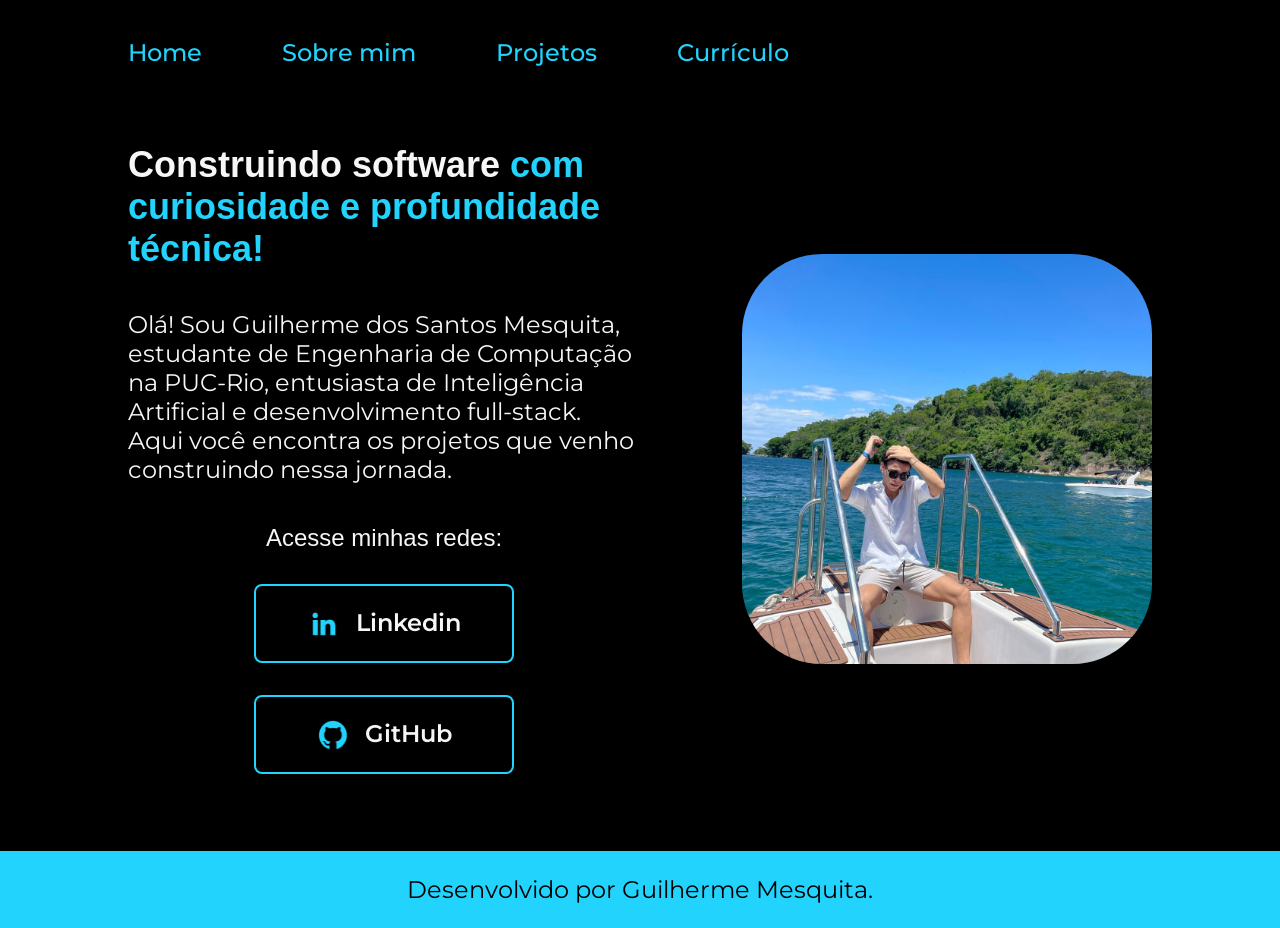
<file: index.html>
<!DOCTYPE html>
<html lang="pt-br">
<head>
    <meta charset="UTF-8">
    <meta name="viewport" content="width=device-width, initial-scale=1.0">
    <title>Portfolio</title>
    <link rel="stylesheet" href="./styles/style.css">
</head>
<body>
    <header class="cabecalho">
        <nav class="cabecalho__menu">
            <a class="cabecalho__menu__link" href="index.html">Home</a>
            <a class="cabecalho__menu__link" href="about.html">Sobre mim</a>
            <a class="cabecalho__menu__link" href="projetos.html">Projetos</a>
            <a class="cabecalho__menu__link" href="curriculo.html">Currículo</a>
        </nav>
    </header>
    <main class="apresentacao">
        <section class="apresentacao__conteudo">
            <h1 class="apresentacao__conteudo__titulo">Construindo software <strong class="titulo-destaque">com curiosidade e profundidade técnica!</strong></h1>
            <p class="apresentacao__conteudo__texto">Olá! Sou Guilherme dos Santos Mesquita, estudante de Engenharia de Computação na PUC-Rio, entusiasta de Inteligência Artificial e desenvolvimento full-stack. Aqui você encontra os projetos que venho construindo nessa jornada.</p>
            <div class="apresentacao__links">
                <h2 class="apresentacao__links__subtitulo">Acesse minhas redes:</h2>
                <a class="apresentacao__links__navegacao" href="https://www.linkedin.com/in/guilherme-mesquita-021e7/">
                    <img class="icone" src="./assets/linkedin.png">
                    Linkedin
                </a>
                <a class="apresentacao__links__navegacao" href="https://github.com/guilherme-dsm">
                    <img class="icone" src="./assets/github.png">
                    GitHub
                </a>
            </div>
        </section>
        <img class="apresentacao__imagem" src="./assets/FOTO MINHA.jpg">
    </main>
    <footer class="rodape">
        <p>Desenvolvido por Guilherme Mesquita.</p>
    </footer>    
</body>
</html>
</file>
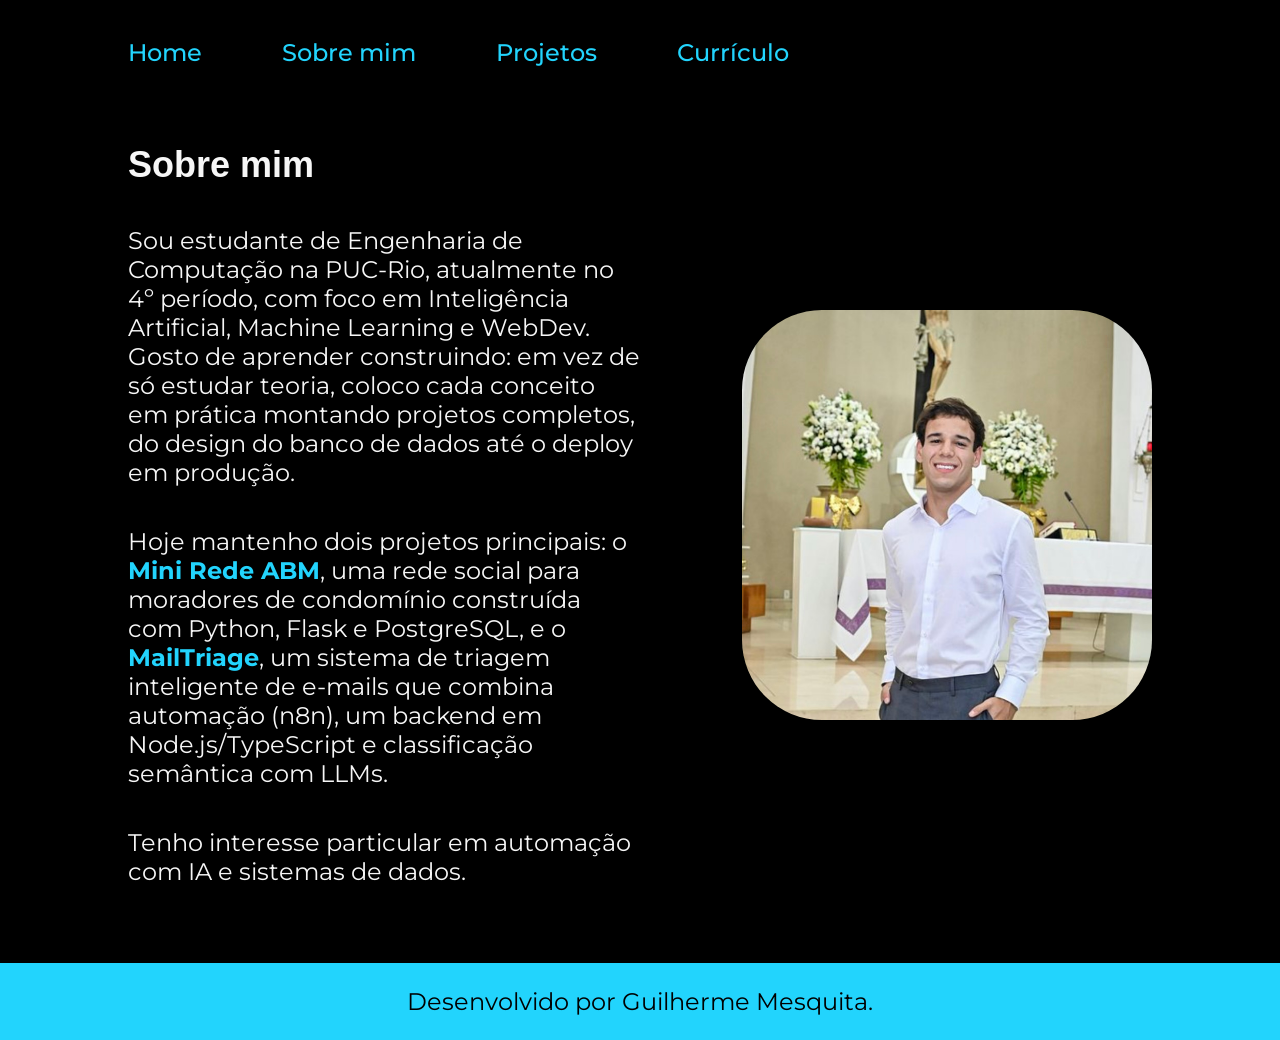
<file: about.html>
<!DOCTYPE html>
<html lang="pt-br">
<head>
    <meta charset="UTF-8">
    <meta name="viewport" content="width=device-width, initial-scale=1.0">
    <title>Sobre mim</title>
    <link rel="stylesheet" href="./styles/style.css">
</head>
<body>
    <header class="cabecalho">
        <nav class="cabecalho__menu">
            <a class="cabecalho__menu__link" href="index.html">Home</a>
            <a class="cabecalho__menu__link" href="about.html">Sobre mim</a>
            <a class="cabecalho__menu__link" href="projetos.html">Projetos</a>
            <a class="cabecalho__menu__link" href="curriculo.html">Currículo</a>
        </nav>
    </header>    
    <main class="apresentacao">
        <section class="apresentacao__conteudo">
        <h1 class="apresentacao__conteudo__titulo">Sobre mim</h1>
            <p class="apresentacao__conteudo__texto">Sou estudante de Engenharia de Computação na PUC-Rio, atualmente no 4º período, com foco em Inteligência Artificial, Machine Learning e WebDev. Gosto de aprender construindo: em vez de só estudar teoria, coloco cada conceito em prática montando projetos completos, do design do banco de dados até o deploy em produção.</p>
            <p class="apresentacao__conteudo__texto">Hoje mantenho dois projetos principais: o <strong class="titulo-destaque">Mini Rede ABM</strong>, uma rede social para moradores de condomínio construída com Python, Flask e PostgreSQL, e o <strong class="titulo-destaque">MailTriage</strong>, um sistema de triagem inteligente de e-mails que combina automação (n8n), um backend em Node.js/TypeScript e classificação semântica com LLMs.</p>
            <p class="apresentacao__conteudo__texto">Tenho interesse particular em automação com IA e sistemas de dados.</p>
        </section>
        <img class="apresentacao__imagem" src="./assets/foto.jpg">
    </main>
    <footer class="rodape">
        <p>Desenvolvido por Guilherme Mesquita.</p>
    </footer>  
</body>
</html>
</file>
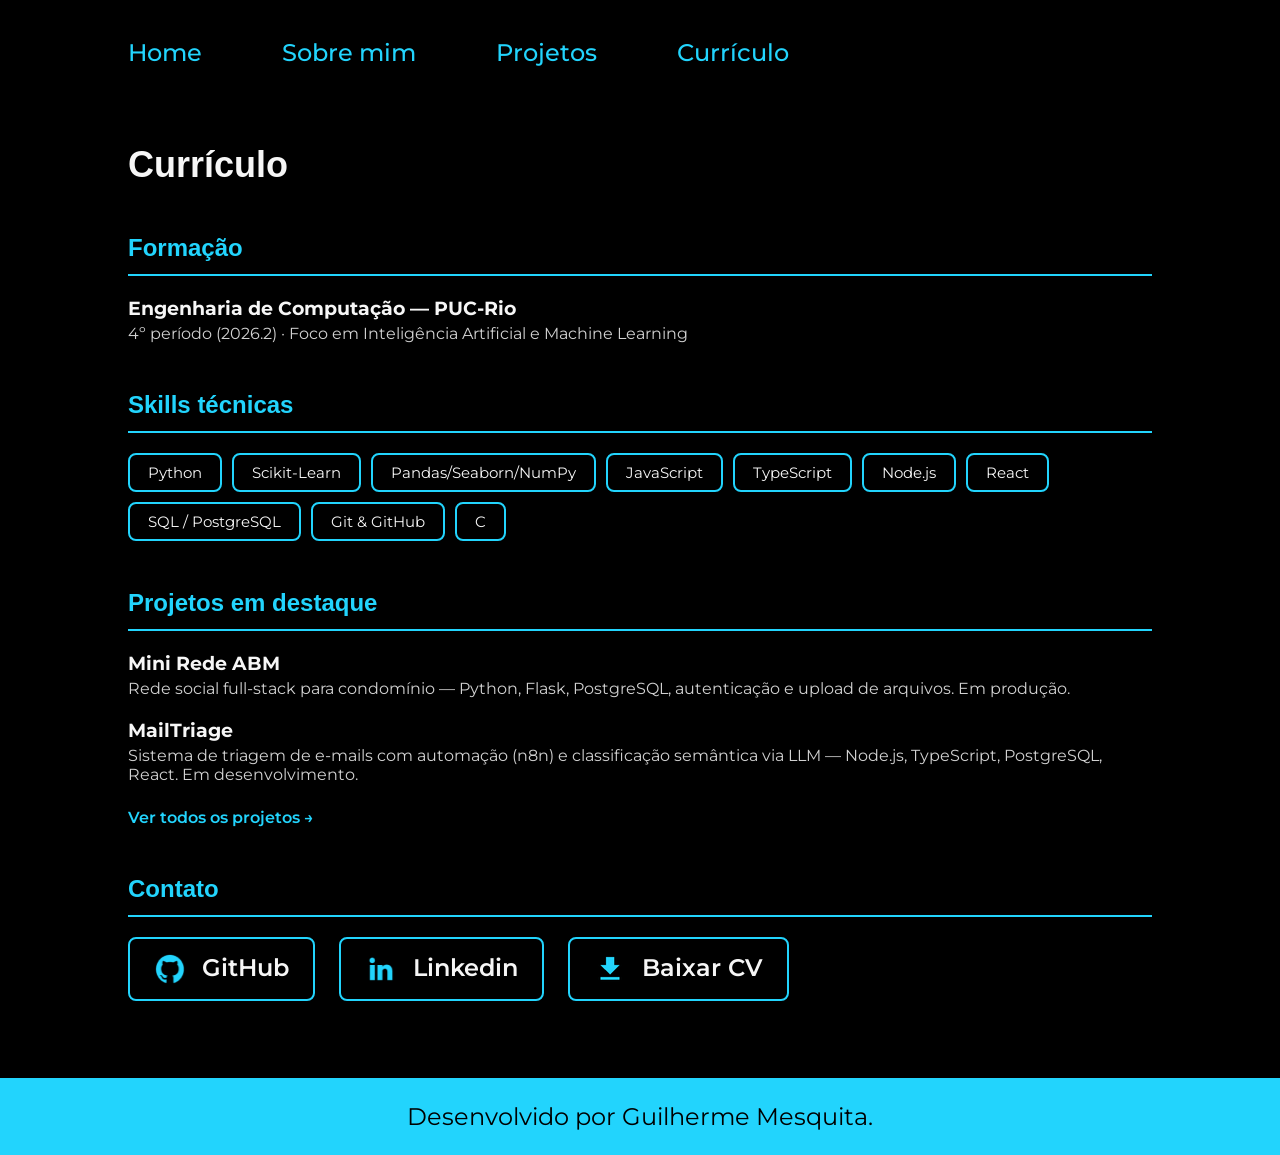
<file: curriculo.html>
<!DOCTYPE html>
<html lang="pt-br">
<head>
    <meta charset="UTF-8">
    <meta name="viewport" content="width=device-width, initial-scale=1.0">
    <title>Currículo</title>
    <link rel="stylesheet" href="./styles/style.css">
</head>
<body>
    <header class="cabecalho">
        <nav class="cabecalho__menu">
            <a class="cabecalho__menu__link" href="index.html">Home</a>
            <a class="cabecalho__menu__link" href="about.html">Sobre mim</a>
            <a class="cabecalho__menu__link" href="projetos.html">Projetos</a>
            <a class="cabecalho__menu__link" href="curriculo.html">Currículo</a>
        </nav>
    </header>    
    <main class="curriculo">
        <h1 class="curriculo__titulo">Currículo</h1>

        <section class="curriculo__secao">
            <h2 class="curriculo__secao__titulo">Formação</h2>
            <div class="curriculo__item">
                <p class="curriculo__item__principal">Engenharia de Computação — PUC-Rio</p>
                <p class="curriculo__item__secundario">4º período (2026.2) · Foco em Inteligência Artificial e Machine Learning</p>
            </div>
        </section>

        <section class="curriculo__secao">
            <h2 class="curriculo__secao__titulo">Skills técnicas</h2>
            <ul class="curriculo__tags">
                <li class="curriculo__tag">Python</li>      
                <li class="curriculo__tag">Scikit-Learn</li>
                <li class="curriculo__tag">Pandas/Seaborn/NumPy</li>
                <li class="curriculo__tag">JavaScript</li>
                <li class="curriculo__tag">TypeScript</li>
                <li class="curriculo__tag">Node.js</li>
                <li class="curriculo__tag">React</li>
                <li class="curriculo__tag">SQL / PostgreSQL</li>
                <li class="curriculo__tag">Git &amp; GitHub</li>
                <li class="curriculo__tag">C</li>
            </ul>
        </section>

        <section class="curriculo__secao">
            <h2 class="curriculo__secao__titulo">Projetos em destaque</h2>
            <div class="curriculo__item">
                <p class="curriculo__item__principal">Mini Rede ABM</p>
                <p class="curriculo__item__secundario">Rede social full-stack para condomínio — Python, Flask, PostgreSQL, autenticação e upload de arquivos. Em produção.</p>
            </div>
            <div class="curriculo__item">
                <p class="curriculo__item__principal">MailTriage</p>
                <p class="curriculo__item__secundario">Sistema de triagem de e-mails com automação (n8n) e classificação semântica via LLM — Node.js, TypeScript, PostgreSQL, React. Em desenvolvimento.</p>
            </div>
            <p class="curriculo__link-projetos"><a class="curriculo__link" href="projetos.html">Ver todos os projetos →</a></p>
        </section>

        <section class="curriculo__secao">
            <h2 class="curriculo__secao__titulo">Contato</h2>
            <div class="curriculo__links-contato">
                <a class="apresentacao__links__navegacao" href="https://github.com/guilherme-dsm" target="_blank" rel="noopener noreferrer">
                    <img class="icone" src="./assets/github.png" alt="">
                    GitHub
                </a>
                <a class="apresentacao__links__navegacao" href="https://www.linkedin.com/in/guilherme-mesquita-021e7/" target="_blank" rel="noopener noreferrer">
                    <img class="icone" src="./assets/linkedin.png" alt="">
                    Linkedin
                </a>
                <a class="apresentacao__links__navegacao" href="./assets/curriculo-guilherme-mesquita.pdf" download="Curriculo-Guilherme-Mesquita.pdf">
                    <img class="icone" src="./assets/download.png" alt="">
                    Baixar CV
                </a>
            </div>
        </section>
    </main>
    <footer class="rodape">
        <p>Desenvolvido por Guilherme Mesquita.</p>
    </footer>
</body>
</html>
</file>
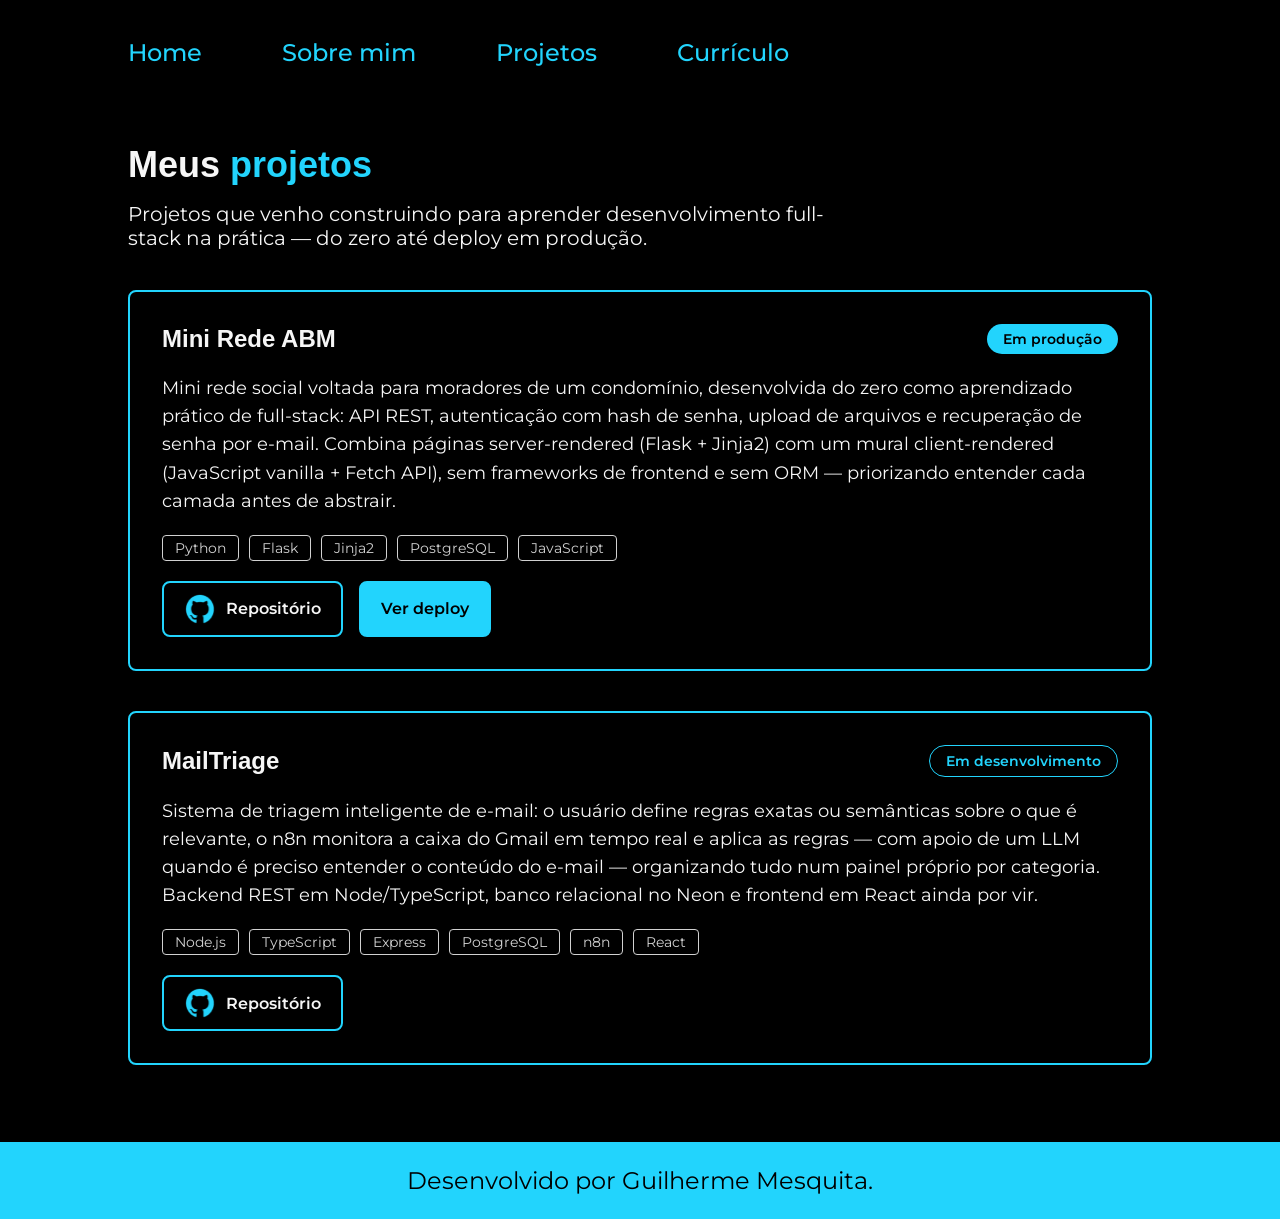
<file: projetos.html>
<!DOCTYPE html>
<html lang="pt-br">
<head>
    <meta charset="UTF-8">
    <meta name="viewport" content="width=device-width, initial-scale=1.0">
    <title>Projetos</title>
    <link rel="stylesheet" href="./styles/style.css">
</head>
<body>
    <header class="cabecalho">
        <nav class="cabecalho__menu">
            <a class="cabecalho__menu__link" href="index.html">Home</a>
            <a class="cabecalho__menu__link" href="about.html">Sobre mim</a>
            <a class="cabecalho__menu__link" href="projetos.html">Projetos</a>
            <a class="cabecalho__menu__link" href="curriculo.html">Currículo</a>
        </nav>
    </header>
    <main class="projetos">
        <h1 class="projetos__titulo">Meus <strong class="titulo-destaque">projetos</strong></h1>
        <p class="projetos__introducao">Projetos que venho construindo para aprender desenvolvimento full-stack na prática — do zero até deploy em produção.</p>

        <section class="projetos__lista">

            <article class="projeto-card">
                <div class="projeto-card__cabecalho">
                    <h2 class="projeto-card__titulo">Mini Rede ABM</h2>
                    <span class="projeto-card__badge projeto-card__badge--concluido">Em produção</span>
                </div>
                <p class="projeto-card__descricao">
                    Mini rede social voltada para moradores de um condomínio, desenvolvida do zero como
                    aprendizado prático de full-stack: API REST, autenticação com hash de senha, upload de
                    arquivos e recuperação de senha por e-mail. Combina páginas server-rendered (Flask + Jinja2)
                    com um mural client-rendered (JavaScript vanilla + Fetch API), sem frameworks de frontend
                    e sem ORM — priorizando entender cada camada antes de abstrair.
                </p>
                <ul class="projeto-card__tags">
                    <li class="projeto-card__tag">Python</li>
                    <li class="projeto-card__tag">Flask</li>
                    <li class="projeto-card__tag">Jinja2</li>
                    <li class="projeto-card__tag">PostgreSQL</li>
                    <li class="projeto-card__tag">JavaScript</li>
                </ul>
                <div class="projeto-card__links">
                    <a class="projeto-card__link" href="https://github.com/guilherme-dsm/mini-rede-abm" target="_blank" rel="noopener noreferrer">
                        <img class="icone" src="./assets/github.png" alt="">
                        Repositório
                    </a>
                    <a class="projeto-card__link projeto-card__link--destaque" href="https://blog-abm.onrender.com/" target="_blank" rel="noopener noreferrer">
                        Ver deploy
                    </a>
                </div>
            </article>

            <article class="projeto-card">
                <div class="projeto-card__cabecalho">
                    <h2 class="projeto-card__titulo">MailTriage</h2>
                    <span class="projeto-card__badge projeto-card__badge--dev">Em desenvolvimento</span>
                </div>
                <p class="projeto-card__descricao">
                    Sistema de triagem inteligente de e-mail: o usuário define regras exatas ou semânticas sobre
                    o que é relevante, o n8n monitora a caixa do Gmail em tempo real e aplica as regras — com
                    apoio de um LLM quando é preciso entender o conteúdo do e-mail — organizando tudo num painel
                    próprio por categoria. Backend REST em Node/TypeScript, banco relacional no Neon e frontend
                    em React ainda por vir.
                </p>
                <ul class="projeto-card__tags">
                    <li class="projeto-card__tag">Node.js</li>
                    <li class="projeto-card__tag">TypeScript</li>
                    <li class="projeto-card__tag">Express</li>
                    <li class="projeto-card__tag">PostgreSQL</li>
                    <li class="projeto-card__tag">n8n</li>
                    <li class="projeto-card__tag">React</li>
                </ul>
                <div class="projeto-card__links">
                    <a class="projeto-card__link" href="https://github.com/guilherme-dsm/mailtriage" target="_blank" rel="noopener noreferrer">
                        <img class="icone" src="./assets/github.png" alt="">
                        Repositório
                    </a>
                </div>
            </article>

        </section>
    </main>
    <footer class="rodape">
        <p>Desenvolvido por Guilherme Mesquita.</p>
    </footer>
</body>
</html>
</file>
<file: styles/style.css>
@import url('https://fonts.googleapis.com/css2?family=Krona+One&family=Montserrat:ital,wght@0,100..900;1,100..900&display=swap');

:root {
    --cor-primaria: #000000;
    --cor-secundaria: #f6f6f6;
    --cor-terciaria: #22d4fd;
    --cor-hover-link: #272727;
    --cor-hover-menu: #19c0e8;

    --fonte-primaria: 'Krone One', sans-serif;
    --fonte-secundaria: 'Montserrat', sans-serif;
}

* {
    margin: 0;
    padding: 0;
}

.apresentacao__imagem {
    width: 40%;
    border-radius: 80px;
}

.apresentacao__imagem:hover {
    border: 1px solid var(--cor-terciaria);
}

body {
    /* height: 100vh; */
    box-sizing: border-box;
    background-color: var(--cor-primaria);
    color: var(--cor-secundaria);
}

.cabecalho {
    padding: 3% 0% 0% 10%;
}

.cabecalho__menu {
    display: flex;
    gap: 80px;
}

.cabecalho__menu__link {
    color: var(--cor-terciaria);
    font-family: var(--fonte-secundaria);
    font-weight: 500;
    font-size: 1.5rem;
    text-decoration: none;
}

.cabecalho__menu__link:hover {
    color: var(--cor-hover-menu);
}

.titulo-destaque {
    color: var(--cor-terciaria);
}

.apresentacao {
    padding: 6% 10%;
    display: flex;
    align-items: center;
    justify-content: space-between;
    gap: 82px;
}

.apresentacao__conteudo {
    width: 50%;
    display: flex;
    flex-direction: column;
    gap: 40px;
}

.apresentacao__conteudo__titulo {
    font-size: 2.25rem;
    font-family: var(--fonte-primaria);
}

.apresentacao__conteudo__texto {
    font-size: 1.5rem;
    font-family: var(--fonte-secundaria);
}

.apresentacao__links {
    display: flex;
    flex-direction: column;
    align-items: center;
    justify-content: space-between;
    gap: 32px;
}

.apresentacao__links__subtitulo{
    font-family: var(--fonte-primaria);
    font-weight: 400;
    font-size: 1.5rem;
}

.apresentacao__links__navegacao {
    display: flex;
    justify-content: center;
    gap: 16px;
    border: 2px solid var(--cor-terciaria);
    width: 50%;
    text-align: center;
    border-radius: 8px;
    font-size: 1.5rem;
    font-weight: 600;
    padding: 21.5px 0px;
    text-decoration: none;
    color: var(--cor-secundaria);
    font-family: var(--fonte-secundaria);
}

.apresentacao__links__navegacao:hover {
    background-color: var(--cor-hover-link);
}

.icone {
    background-color: var(--cor-primaria);
    width: 32px;
    height: 32px;
}

.rodape {
    display: flex;
    justify-content: center;
    padding: 24px;
    font-family: var(--fonte-secundaria);
    font-weight: 400;
    font-size: 1.5rem;
    color: var(--cor-primaria);
    background-color: var(--cor-terciaria);
}

.projetos { padding: 6% 10%; display: flex; flex-direction: column; gap: 16px; }
.projetos__titulo { font-size: 2.25rem; font-family: var(--fonte-primaria); }
.projetos__introducao { font-size: 1.25rem; font-family: var(--fonte-secundaria); color: var(--cor-secundaria); max-width: 700px; margin-bottom: 24px; }
.projetos__lista { display: flex; flex-direction: column; gap: 40px; }
.projeto-card { border: 2px solid var(--cor-terciaria); border-radius: 8px; padding: 32px; display: flex; flex-direction: column; gap: 20px; transition: background-color 0.2s ease; }
.projeto-card:hover { background-color: var(--cor-hover-link); }
.projeto-card__cabecalho { display: flex; align-items: center; flex-wrap: wrap; gap: 16px; justify-content: space-between; }
.projeto-card__titulo { font-size: 1.5rem; font-family: var(--fonte-primaria); color: var(--cor-secundaria); }
.projeto-card__badge { font-family: var(--fonte-secundaria); font-size: 0.9rem; font-weight: 600; padding: 6px 16px; border-radius: 20px; white-space: nowrap; }
.projeto-card__badge--concluido { background-color: var(--cor-terciaria); color: var(--cor-primaria); }
.projeto-card__badge--dev { background-color: transparent; color: var(--cor-terciaria); border: 1px solid var(--cor-terciaria); }
.projeto-card__descricao { font-family: var(--fonte-secundaria); font-size: 1.1rem; line-height: 1.6; color: var(--cor-secundaria); }
.projeto-card__tags { display: flex; flex-wrap: wrap; gap: 10px; list-style: none; }
.projeto-card__tag { font-family: var(--fonte-secundaria); font-size: 0.85rem; background-color: var(--cor-primaria); border: 1px solid var(--cor-secundaria); border-radius: 4px; padding: 4px 12px; opacity: 0.85; }
.projeto-card__links { display: flex; flex-wrap: wrap; gap: 16px; }
.projeto-card__link { display: flex; align-items: center; gap: 10px; font-family: var(--fonte-secundaria); font-size: 1rem; font-weight: 600; color: var(--cor-secundaria); text-decoration: none; border: 2px solid var(--cor-terciaria); border-radius: 8px; padding: 10px 20px; }
.projeto-card__link:hover { background-color: var(--cor-hover-link); }
.projeto-card__link--destaque { background-color: var(--cor-terciaria); color: var(--cor-primaria); }
.projeto-card__link--destaque:hover { background-color: var(--cor-hover-menu); }

.curriculo { padding: 6% 10%; display: flex; flex-direction: column; gap: 48px; }
.curriculo__titulo { font-size: 2.25rem; font-family: var(--fonte-primaria); }
.curriculo__secao { display: flex; flex-direction: column; gap: 20px; }
.curriculo__secao__titulo { font-size: 1.5rem; font-family: var(--fonte-primaria); color: var(--cor-terciaria); border-bottom: 2px solid var(--cor-terciaria); padding-bottom: 12px; }
.curriculo__item { display: flex; flex-direction: column; gap: 4px; }
.curriculo__item__principal { font-family: var(--fonte-secundaria); font-weight: 700; font-size: 1.2rem; color: var(--cor-secundaria); }
.curriculo__item__secundario { font-family: var(--fonte-secundaria); font-size: 1rem; color: var(--cor-secundaria); opacity: 0.85; }
.curriculo__tags { display: flex; flex-wrap: wrap; gap: 10px; list-style: none; }
.curriculo__tag { font-family: var(--fonte-secundaria); font-size: 0.95rem; border: 2px solid var(--cor-terciaria); border-radius: 8px; padding: 8px 18px; color: var(--cor-secundaria); }
.curriculo__link-projetos { margin-top: 4px; }
.curriculo__link { font-family: var(--fonte-secundaria); font-weight: 600; color: var(--cor-terciaria); text-decoration: none; }
.curriculo__link:hover { color: var(--cor-hover-menu); }
.curriculo__links-contato { display: flex; flex-wrap: wrap; gap: 24px; }
.curriculo__links-contato .apresentacao__links__navegacao { width: auto; padding: 14px 24px; }

@media (max-width: 1200px) {
    .cabecalho {
        padding: 8%;
    }

    .curriculo {
        padding: 8%;
    }

    .cabecalho__menu {
        justify-content: center;
    }

    .apresentacao {
        flex-direction: column-reverse;
        padding: 5%;
    }

    .apresentacao__conteudo {
        width: 100%;
    }

    .apresentacao__imagem {
        border-radius: 50px;
    }
}
</file>
